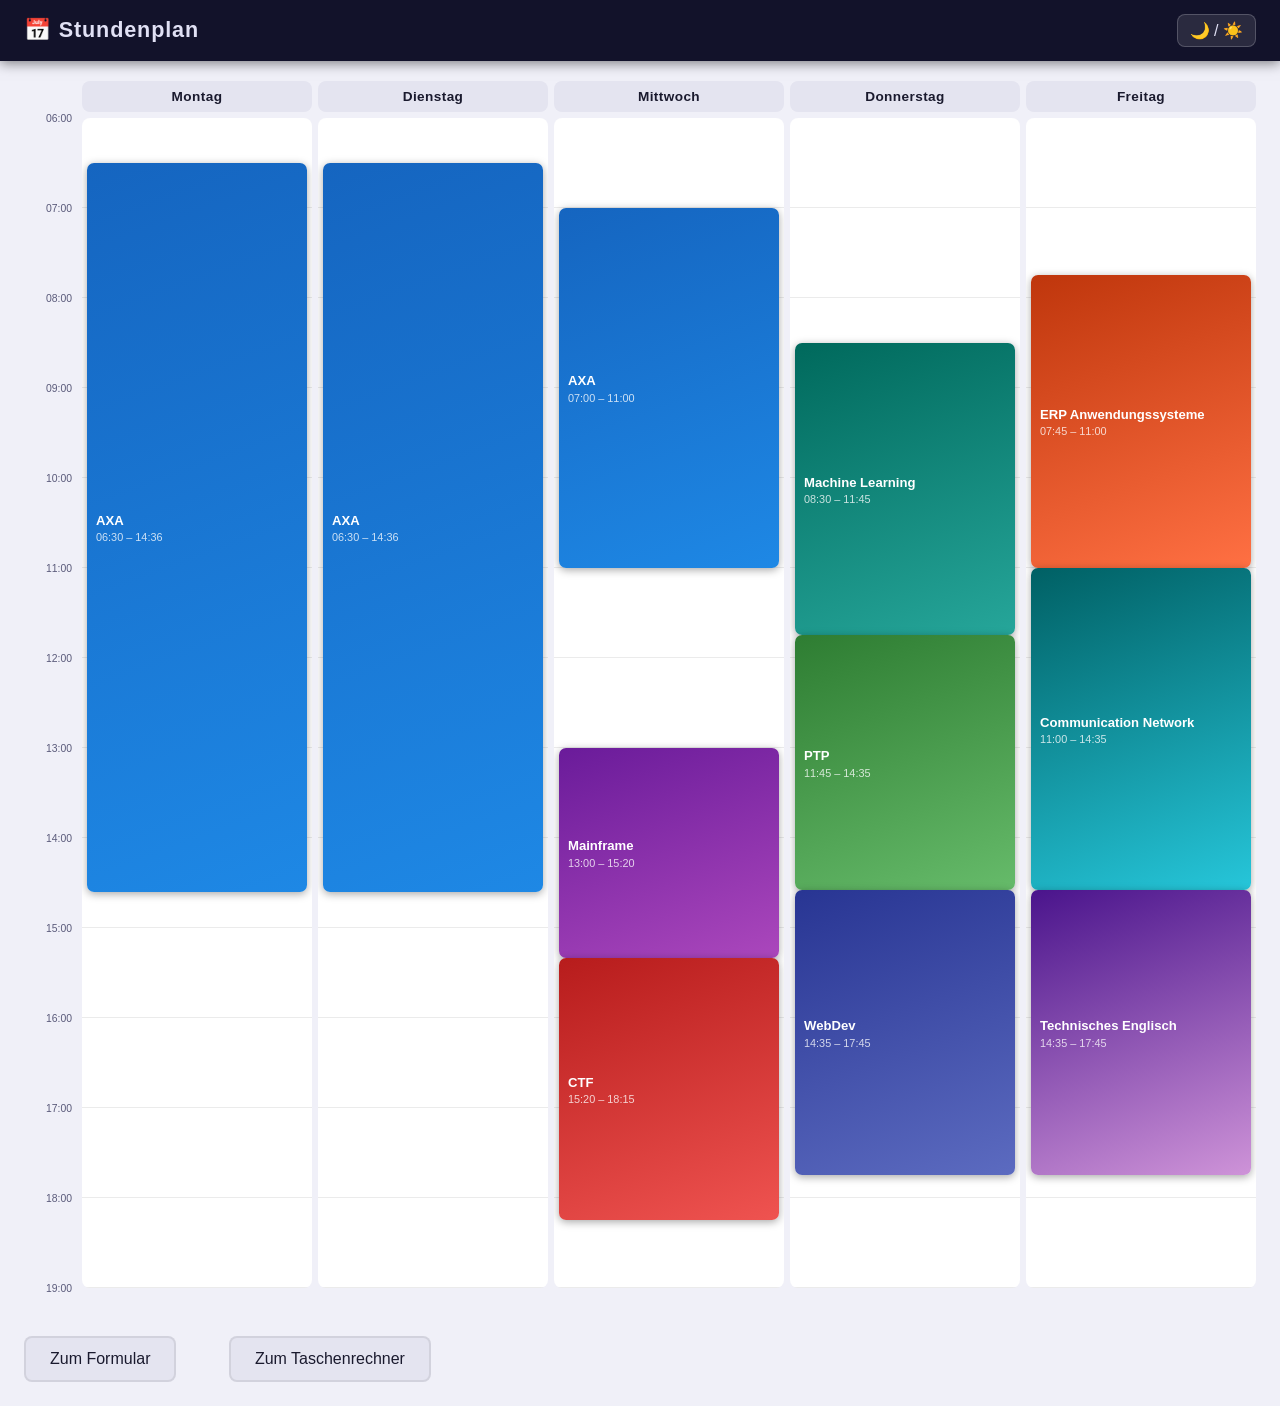
<file: index.html>
<!DOCTYPE html>
<html lang="de">
<head>
  <meta charset="UTF-8">
  <meta name="viewport" content="width=device-width, initial-scale=1.0">
  <title>Stundenplan</title>
  <link rel="stylesheet" href="css/style.css">
</head>
<body>

<header>
  <h1>📅 Stundenplan</h1>
  <button class="theme-btn" id="themeToggle" aria-label="Farbschema wechseln">🌙 / ☀️</button>
</header>

<!-- Desktop and mobile views are rendered by JavaScript from the single schedule data source below -->
<section class="desktop-schedule" aria-label="Stundenplan Tagesansicht"></section>
<section class="mobile-schedule"  aria-label="Stundenplan Wochenübersicht"></section>
<a href="html/formular.html" class="form-link">Zum Formular</a>
<a href="php/Taschenrechner.php" class="form-link">Zum Taschenrechner</a>
<script src="js/schedule.js"></script>
<script src="js/darkmode.js"></script>

</body>
</html>
</file>
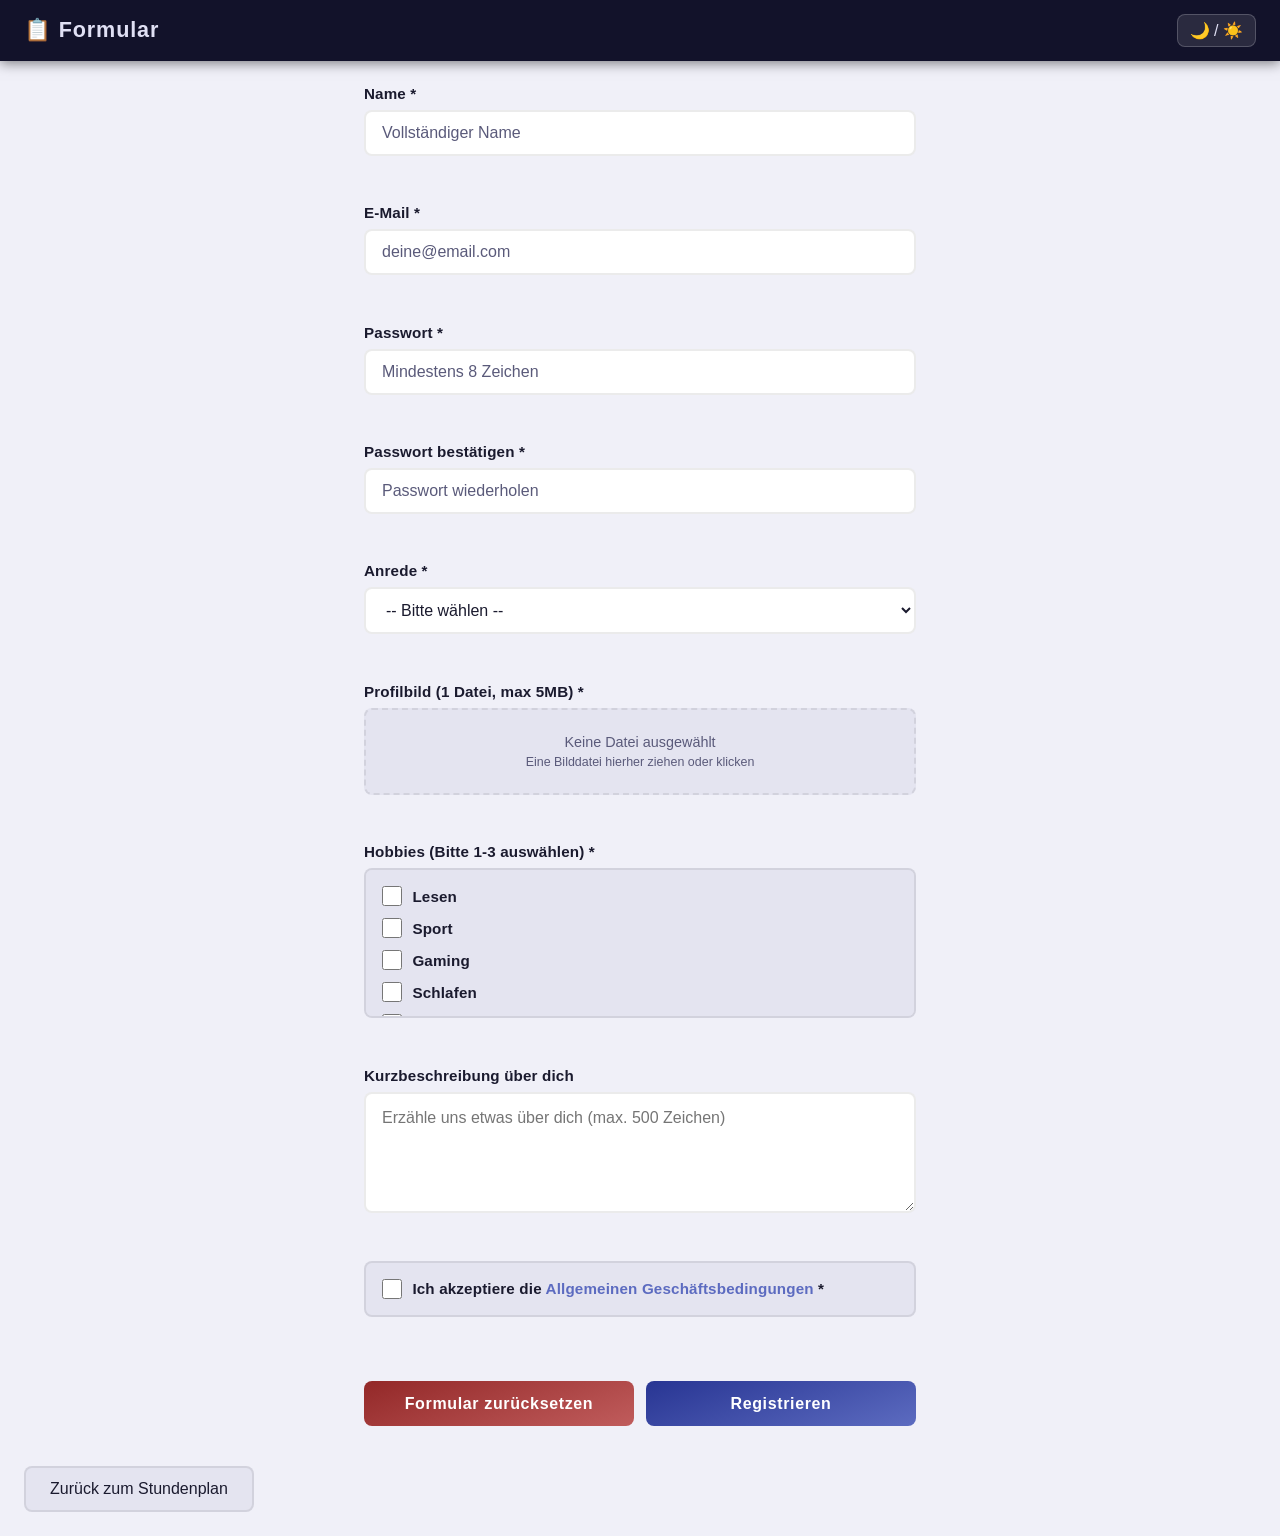
<file: html/formular.html>
<!DOCTYPE html>
<html lang="de">
<head>
    <meta charset="UTF-8">
    <title>Formular</title>
    <meta name="viewport" content="width=device-width, initial-scale=1.0">
    <title>Formular</title>
    <link rel="stylesheet" href="../css/style.css">
</head>
<body>
<header>
    <h1>📋 Formular</h1>
    <button class="theme-btn" id="themeToggle" aria-label="Farbschema wechseln">🌙 / ☀️</button>
</header>
<div class="form-container">
    <form id="registration" class="registration-form" action="../php/eingabe.php" method="post" enctype="multipart/form-data" novalidate>
        <!-- Name -->
        <div class="form-group">
            <label for="completename">Name *</label>
            <input type="text" id="completename" name="completename" placeholder="Vollständiger Name" required>
            <span class="error-message" id="name-error"></span>
        </div>

        <!-- Email -->
        <div class="form-group">
            <label for="email">E-Mail *</label>
            <input type="email" id="email" name="email" placeholder="deine@email.com" required>
            <span class="error-message" id="email-error"></span>
        </div>

        <!-- Password -->
        <div class="form-group">
            <label for="password">Passwort *</label>
            <input type="password" id="password" name="password" placeholder="Mindestens 8 Zeichen" required>
            <span class="error-message" id="password-error"></span>
        </div>

        <!-- Password Confirmation -->
        <div class="form-group">
            <label for="password-confirm">Passwort bestätigen *</label>
            <input type="password" id="password-confirm" name="password-confirm" placeholder="Passwort wiederholen" required>
            <span class="error-message" id="password-confirm-error"></span>
        </div>

        <!-- Anrede (Salutation) -->
        <div class="form-group">
            <label for="salutation">Anrede *</label>
            <select id="salutation" name="salutation" required>
                <option value="" disabled selected>-- Bitte wählen --</option>
                <option value="herr">Herr</option>
                <option value="frau">Frau</option>
                <option value="firma">Firma</option>
                <option value="keine">Keine Anrede</option>
            </select>
            <span class="error-message" id="salutation-error"></span>
        </div>

        <!-- Profile Picture Upload -->
        <div class="form-group">
            <label for="profilepic">Profilbild (1 Datei, max 5MB) *</label>
            <div class="file-input-wrapper" aria-label="Profilbild auswählen oder hierher ziehen">
                <input type="file" id="profilepic" name="profilepic" accept="image/*" required>
                <span class="file-name">Keine Datei ausgewählt</span>
                <small class="file-hint">Eine Bilddatei hierher ziehen oder klicken</small>
            </div>
            <span class="error-message" id="profilepic-error"></span>
        </div>

        <!-- Hobbies Selection -->
        <div class="form-group">
            <label>Hobbies (Bitte 1-3 auswählen) *</label>
            <div class="checkbox-group hobbies">
                <label class="checkbox-label">
                    <input type="checkbox" name="hobbies" value="lesen">
                    <span>Lesen</span>
                </label>
                <label class="checkbox-label">
                    <input type="checkbox" name="hobbies" value="sport">
                    <span>Sport</span>
                </label>
                <label class="checkbox-label">
                    <input type="checkbox" name="hobbies" value="gaming">
                    <span>Gaming</span>
                </label><label class="checkbox-label">
                <input type="checkbox" name="hobbies" value="schlafen">
                <span>Schlafen</span>
            </label><label class="checkbox-label">
                <input type="checkbox" name="hobbies" value="essen">
                <span>Essen</span>
            </label>
            </div>
            <span class="error-message" id="hobbies-error"></span>
        </div>

        <!-- Kurzbeschreibung-->
        <div class="form-group">
            <label for="description">Kurzbeschreibung über dich</label>
            <textarea id="description" name="description" rows="4" placeholder="Erzähle uns etwas über dich (max. 500 Zeichen)" maxlength="500"></textarea>
            <span class="error-message" id="description-error"></span>
        </div>

        <!-- Terms and Conditions -->
        <div class="form-group">
            <label class="checkbox-label checkbox-terms">
                <input type="checkbox" id="terms" name="terms" required>
                <span>Ich akzeptiere die <a href="#" class="terms-link">Allgemeinen Geschäftsbedingungen</a> *</span>
            </label>
            <span class="error-message" id="terms-error"></span>
        </div>

        <!-- Form Actions -->
        <div class="form-actions">
            <button type="reset" class="reset-btn">Formular zurücksetzen</button>
            <button type="submit" class="submit-btn">Registrieren</button>
        </div>
    </form>
</div>
<a href="../index.html" class="form-link">Zurück zum Stundenplan</a>
<script src="../js/darkmode.js"></script>
<script src="../js/form-validation.js"></script>
</body>
</html>
</file>
<file: css/style.css>
/* === Reset & Base === */
*, *::before, *::after {
  box-sizing: border-box;
  margin: 0;
  padding: 0;
}

/* === Design Tokens (Dark Mode default) === */
:root {
  --bg:         #0f0f17;
  --surface:    #1a1a2e;
  --surface2:   #242438;
  --text:       #e2e2f0;
  --text-muted: #7a7a9a;
  --border:     rgba(255,255,255,0.08);
  --header-bg:  #12122a;
  --shadow:     0 4px 16px rgba(0,0,0,0.6);

  /* Event gradients */
  --axa-bg:      linear-gradient(160deg, #1565c0 0%, #1e88e5 100%);
  --mainframe-bg:linear-gradient(160deg, #6a1b9a 0%, #ab47bc 100%);
  --ctf-bg:      linear-gradient(160deg, #b71c1c 0%, #ef5350 100%);
  --ml-bg:       linear-gradient(160deg, #00695c 0%, #26a69a 100%);
  --ptp-bg:      linear-gradient(160deg, #2e7d32 0%, #66bb6a 100%);
  --webdev-bg:   linear-gradient(160deg, #283593 0%, #5c6bc0 100%);
  --erp-bg:      linear-gradient(160deg, #bf360c 0%, #ff7043 100%);
  --comnet-bg:   linear-gradient(160deg, #006064 0%, #26c6da 100%);
  --english-bg:  linear-gradient(160deg, #4a148c 0%, #ce93d8 100%);

  /* Time grid: 1.5 px per minute, 6:00–19:00 = 780 min */
  --scale:      1.5px;
  --day-height: 1170px;
}

/* Light mode — applied by JS via class when toggle is used or prefers-color-scheme:light */
:root.light {
  --bg:         #f0f0f8;
  --surface:    #ffffff;
  --surface2:   #e4e4f0;
  --text:       #1a1a2e;
  --text-muted: #5a5a7a;
  --border:     rgba(0,0,0,0.08);
  --header-bg:  #12122a;
  --shadow:     0 4px 16px rgba(0,0,0,0.15);
}

body {
  font-family: -apple-system, BlinkMacSystemFont, 'Segoe UI', Roboto, 'Helvetica Neue', sans-serif;
  background: var(--bg);
  color: var(--text);
  min-height: 100vh;
  transition: background 0.3s, color 0.3s;
}

/* === Header === */
header {
  background: var(--header-bg);
  padding: 0.85rem 1.5rem;
  display: flex;
  align-items: center;
  justify-content: space-between;
  box-shadow: 0 2px 12px rgba(0,0,0,0.5);
  position: sticky;
  top: 0;
  z-index: 200;
}

header h1 {
  font-size: 1.35rem;
  font-weight: 700;
  color: #e0e0f4;
  letter-spacing: 0.04em;
}

.theme-btn {
  background: rgba(255,255,255,0.1);
  border: 1px solid rgba(255,255,255,0.2);
  border-radius: 8px;
  padding: 0.4rem 0.75rem;
  font-size: 1rem;
  cursor: pointer;
  color: #e0e0f4;
  transition: background 0.2s;
}
.theme-btn:hover { background: rgba(255,255,255,0.2); }

/* === DESKTOP SCHEDULE === */
.desktop-schedule {
  padding: 1.25rem 1.5rem 2rem;
  overflow-x: auto;
}

/* Grid: time-axis col + 5 day cols */
.day-headers,
.schedule-body {
  display: grid;
  grid-template-columns: 52px repeat(5, 1fr);
  min-width: 580px;
  gap: 0 6px;
  position: sticky;
}

.day-headers {
  margin-bottom: 6px;
}

.day-header-cell {
  background: var(--surface2);
  text-align: center;
  padding: 0.5rem 0.25rem;
  font-weight: 700;
  font-size: 0.85rem;
  border-radius: 8px;
  letter-spacing: 0.03em;
}

/* Time axis */
.time-axis {
  position: relative;
  height: var(--day-height);
  flex-shrink: 0;
}

.time-label {
  position: absolute;
  right: 4px;
  font-size: 0.65rem;
  color: var(--text-muted);
  transform: translateY(-50%);
  white-space: nowrap;
  user-select: none;
}

/* Day track (content column) */
.day-track {
  position: relative;
  height: var(--day-height);
  background: var(--surface);
  border-radius: 8px;
  /* Subtle hour lines every 90px (= 60 min × 1.5px) */
  background-image: repeating-linear-gradient(
    to bottom,
    transparent 0,
    transparent calc(90px - 1px),
    var(--border) calc(90px - 1px),
    var(--border) 90px
  );
  overflow: hidden;
}

/* Event block */
.event {
  position: absolute;
  left: 5px;
  right: 5px;
  border-radius: 7px;
  padding: 6px 9px;
  overflow: hidden;
  display: flex;
  flex-direction: column;
  justify-content: center;
  box-shadow: 0 2px 8px rgba(0,0,0,0.35);
  transition: transform 0.15s ease, box-shadow 0.15s ease;
  cursor: default;
}
.event:hover {
  transform: scale(1.025);
  box-shadow: 0 6px 18px rgba(0,0,0,0.5);
  z-index: 10;
}

.event-name {
  font-weight: 700;
  font-size: 0.82rem;
  color: #fff;
  white-space: nowrap;
  overflow: hidden;
  text-overflow: ellipsis;
  line-height: 1.3;
  position: sticky;
}
.event-time {
  font-size: 0.68rem;
  color: rgba(255,255,255,0.78);
  margin-top: 2px;
  position: sticky;
}

/* === Event colour classes === */
.ev-axa      { background: var(--axa-bg); }
.ev-mainframe{ background: var(--mainframe-bg); }
.ev-ctf      { background: var(--ctf-bg); }
.ev-ml       { background: var(--ml-bg); }
.ev-ptp      { background: var(--ptp-bg); }
.ev-webdev   { background: var(--webdev-bg); }
.ev-erp      { background: var(--erp-bg); }
.ev-comnet   { background: var(--comnet-bg); }
.ev-english  { background: var(--english-bg); }

/* === MOBILE SCHEDULE === */
.mobile-schedule {
  display: none;
  padding: 1rem;
  flex-direction: column;
  gap: 0.85rem;
}

.day-card {
  background: var(--surface);
  border-radius: 12px;
  overflow: hidden;
  box-shadow: var(--shadow);
}

.day-card-header {
  background: var(--surface2);
  padding: 0.7rem 1rem;
  font-weight: 700;
  font-size: 1rem;
  letter-spacing: 0.04em;
}

.event-list {
  padding: 0.6rem;
  display: flex;
  flex-direction: column;
  gap: 0.45rem;
}

.event-item {
  display: flex;
  align-items: center;
  gap: 0.8rem;
  padding: 0.6rem 0.85rem;
  border-radius: 9px;
}

.time-badge {
  font-size: 0.72rem;
  color: rgba(255,255,255,0.85);
  white-space: nowrap;
  min-width: 100px;
  font-feature-settings: "tnum";
}

.subject {
  font-weight: 600;
  font-size: 0.9rem;
  color: #fff;
}

/* === Responsive breakpoint === */
@media screen and (max-width: 768px) {
  .desktop-schedule { display: none; }
  .mobile-schedule  { display: flex; }
}
.form-container {
   display: flex;
   flex-direction: column;
   gap: 1rem;
   padding: 1.5rem;
   max-width: 600px;
   margin: 0 auto;
}

#submit:disabled {
   opacity: 0.55;
   cursor: not-allowed;
}

/* === REGISTRATION FORM STYLES === */
.registration-form {
   display: flex;
   flex-direction: column;
   gap: 1.5rem;
}

.form-group {
   display: flex;
   flex-direction: column;
   gap: 0.5rem;
}

.form-group label {
   font-weight: 600;
   font-size: 0.95rem;
   color: var(--text);
   letter-spacing: 0.01em;
}

.form-group input[type="text"],
.form-group input[type="email"],
.form-group input[type="password"],
.form-group select,
.form-group textarea {
   padding: 0.75rem 1rem;
   border: 2px solid var(--border);
   border-radius: 8px;
   background: var(--surface);
   color: var(--text);
   font-size: 1rem;
   font-family: inherit;
   transition: border-color 0.2s, box-shadow 0.2s;
}

.form-group textarea {
   resize: vertical;
   min-height: 120px;
   line-height: 1.45;
}

.form-group input[type="text"]:focus,
.form-group input[type="email"]:focus,
.form-group input[type="password"]:focus,
.form-group select:focus,
.form-group textarea:focus {
   outline: none;
   border-color: #5c6bc0;
   box-shadow: 0 0 0 3px rgba(92, 107, 192, 0.1);
}

.form-group input::placeholder {
   color: var(--text-muted);
}

/* File Input Styling */
.file-input-wrapper {
   position: relative;
   overflow: hidden;
   border: 2px dashed var(--border);
   border-radius: 8px;
   padding: 1.5rem 1rem;
   text-align: center;
   background: var(--surface2);
   cursor: pointer;
   transition: border-color 0.2s, background 0.2s;
}

.file-input-wrapper:hover {
   border-color: #5c6bc0;
   background: rgba(92, 107, 192, 0.05);
}

.file-input-wrapper.is-dragover {
   border-color: #5c6bc0;
   background: rgba(92, 107, 192, 0.14);
}

.file-input-wrapper.is-invalid {
   border-color: #ef5350;
   background: rgba(239, 83, 80, 0.08);
}

.file-input-wrapper input[type="file"] {
   position: absolute;
   opacity: 0;
   width: 100%;
   height: 100%;
   cursor: pointer;
   top: 0;
   left: 0;
}

.file-name {
   display: block;
   font-size: 0.9rem;
   color: var(--text-muted);
   pointer-events: none;
}

.file-hint {
   display: block;
   margin-top: 0.35rem;
   font-size: 0.78rem;
   color: var(--text-muted);
   pointer-events: none;
}

.file-input-wrapper.has-file .file-name {
   color: var(--text);
   font-weight: 600;
}

/* Checkbox Group for Hobbies */
.checkbox-group {
   display: flex;
   flex-direction: column;
   gap: 0.75rem;
   padding: 1rem;
   background: var(--surface2);
   border-radius: 8px;
   border: 2px solid var(--border);
}

.checkbox-label {
   display: flex;
   align-items: center;
   gap: 0.65rem;
   cursor: pointer;
   font-size: 0.95rem;
   color: var(--text);
   transition: color 0.2s;
}

.checkbox-label:hover {
   color: #5c6bc0;
}

.checkbox-label input[type="checkbox"],
.checkbox-label input[type="checkbox"] {
   width: 20px;
   height: 20px;
   cursor: pointer;
   accent-color: #5c6bc0;
}

/* Terms Checkbox */
.checkbox-terms {
   padding: 1rem;
   background: var(--surface2);
   border-radius: 8px;
   border: 2px solid var(--border);
}

.terms-link {
   color: #5c6bc0;
   text-decoration: none;
   transition: text-decoration 0.2s;
}

.terms-link:hover {
   text-decoration: underline;
}

/* Error Message */
.error-message {
   font-size: 0.85rem;
   color: #ef5350;
   min-height: 1.2em;
   display: block;
}

/* Submit Button */

.submit-btn {
    background: linear-gradient(160deg, #283593 0%, #5c6bc0 100%);
}.reset-btn {
    background: linear-gradient(160deg, #932828 0%, #c05c5c 100%);
}
.submit-btn, .reset-btn {
    padding: 0.85rem 2rem;
    color: #fff;
    border: none;
    border-radius: 8px;
    font-size: 1rem;
    font-weight: 600;
    cursor: pointer;
    transition: transform 0.2s, box-shadow 0.2s, opacity 0.2s;
    letter-spacing: 0.04em;
    margin-top: 0;
}

.form-actions {
   display: flex;
   gap: 0.75rem;
   margin-top: 1rem;
}

.form-actions .submit-btn,
.form-actions .reset-btn {
   flex: 1;
}
.submit-btn:hover, .reset-btn:hover {
   transform: translateY(-2px);
   box-shadow: 0 6px 20px rgba(92, 107, 192, 0.35);
}

.submit-btn:active, .reset-btn:active {
   transform: translateY(0);
}

.submit-btn:disabled, .reset-btn:disabled {
   opacity: 0.6;
   cursor: not-allowed;
   transform: none;
}

/* Form Link at bottom */
.form-link {
   display: inline-block;
   padding: 0.75rem 1.5rem;
   margin: 1rem 1.5rem 1.5rem;
   background: var(--surface2);
   color: var(--text);
   text-decoration: none;
   border-radius: 8px;
   border: 2px solid var(--border);
   transition: all 0.2s;
}

.form-link:hover {
   border-color: #5c6bc0;
   color: #5c6bc0;
}

/* === Responsive Breakpoints === */
@media screen and (max-width: 768px) {
   .form-container {
      padding: 1rem;
      max-width: 100%;
   }

   .form-group {
      gap: 0.4rem;
   }

   .checkbox-group {
      gap: 0.6rem;
      padding: 0.85rem;
   }

   .submit-btn, .reset-btn{
      font-size: 0.95rem;
      padding: 0.75rem 1.5rem;
   }

   .form-actions {
      flex-direction: column;
      gap: 0.65rem;
   }
}

@media screen and (max-width: 480px) {
   .form-container {
      padding: 0.75rem;
   }

   .form-group label {
      font-size: 0.9rem;
   }

   .form-group input[type="text"],
   .form-group input[type="email"],
   .form-group input[type="password"],
      .form-group select,
      .form-group textarea {
      font-size: 16px; /* Prevents zoom on mobile */
   }
}

.hobbies{
    overflow: scroll;
    height: 150px;
}
</file>
